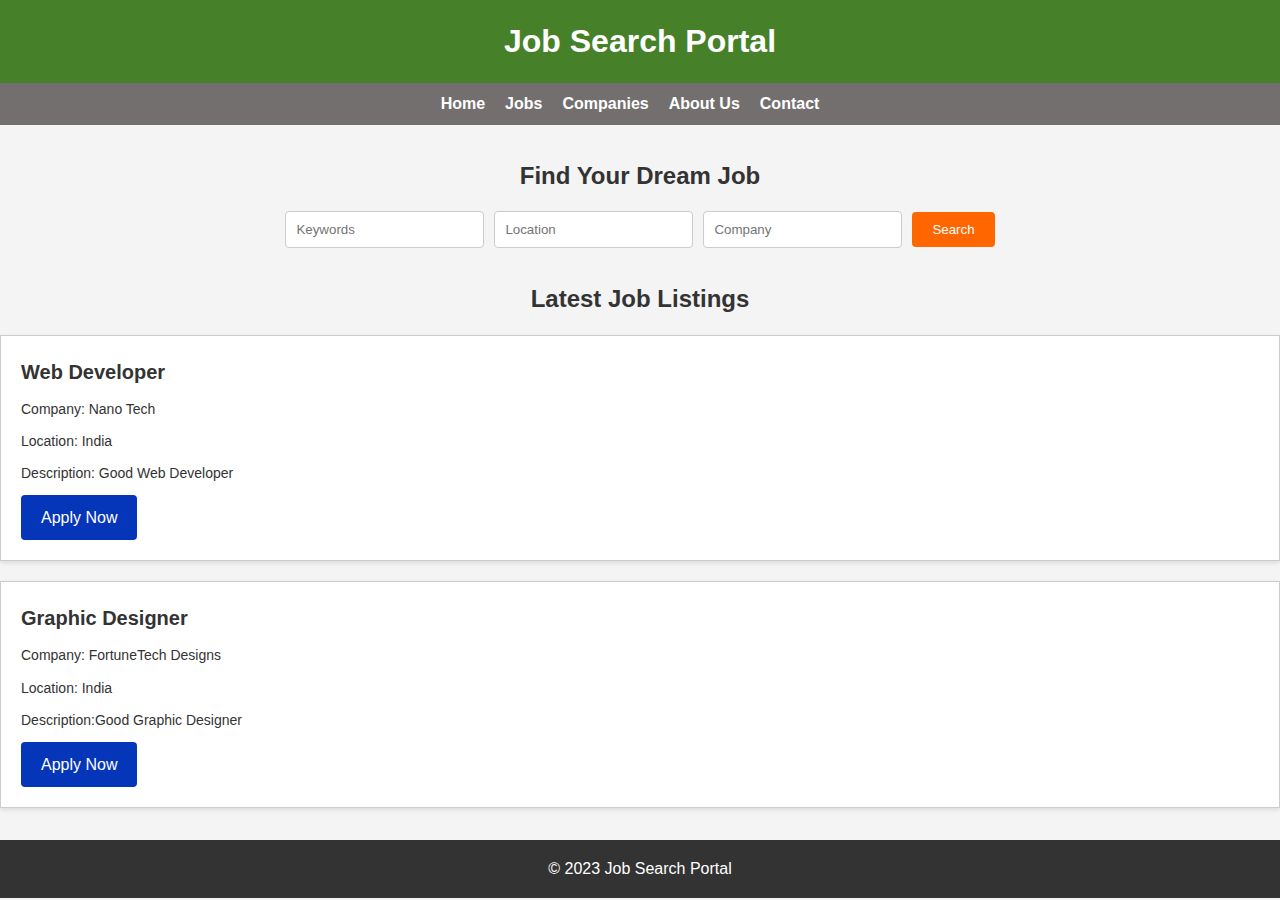
<file: Project 1/index.html>
<!DOCTYPE html>
<html lang="en">

<head>
    <meta charset="UTF-8">
    <meta name="viewport" content=
        "width=device-width, initial-scale=1.0">
    <title>
        Design a Job Search Portal 
        using HTML and CSS
    </title>
    
    <link rel="stylesheet" href="style.css">
</head>

<body>
    <header>
        <h1>Job Search Portal</h1>
    </header>
    <nav>
        <ul>
            <li><a href="#">Home</a></li>
            <li><a href="#">Jobs</a></li>
            <li><a href="#">Companies</a></li>
            <li><a href="#">About Us</a></li>
            <li><a href="#">Contact</a></li>
        </ul>
    </nav>
    <section class="search">
        <h2>Find Your Dream Job</h2>
        <form action="#" method="get">
            <input type="text" name="keywords" 
                placeholder="Keywords">
            <input type="text" name="location" 
                placeholder="Location">
            <input type="text" name="company" 
                placeholder="Company">
            <button type="submit">
                Search
            </button>
        </form>
    </section>

    <section class="job-listings">
        <h2>Latest Job Listings</h2>
        <ul>
            <li>
                <h3>Web Developer</h3>
                <p>Company: Nano Tech</p>
                <p>Location: India</p>
                <p>Description: Good Web Developer</p>
                <a href="#">Apply Now</a>
            </li>
            <li>
                <h3>Graphic Designer</h3>
                <p>Company: FortuneTech Designs</p>
                <p>Location: India </p>
                <p>Description:Good Graphic Designer</p>
                <a href="#">Apply Now</a>
            </li>
        </ul>
    </section>
    
    <footer>
        <p>&copy; 2023 Job Search Portal</p>
    </footer>
</body>

</html>
</file>
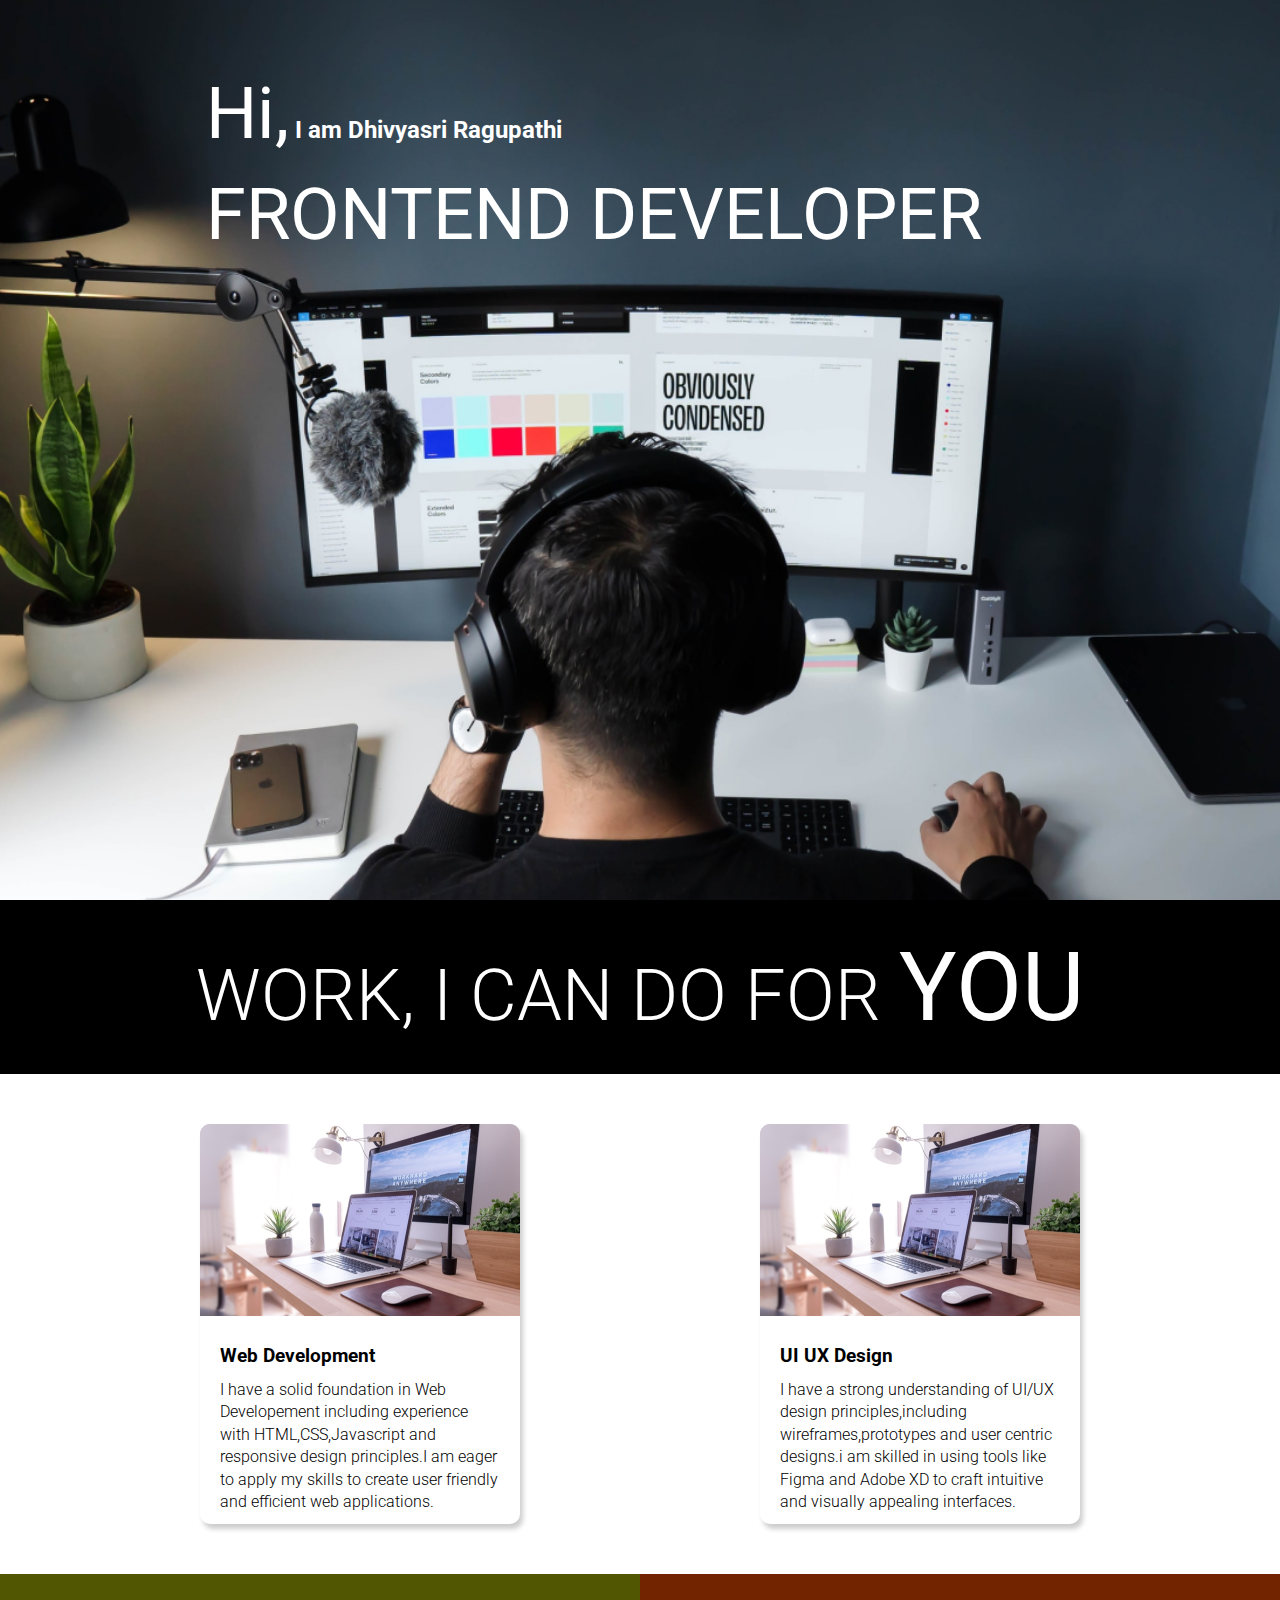
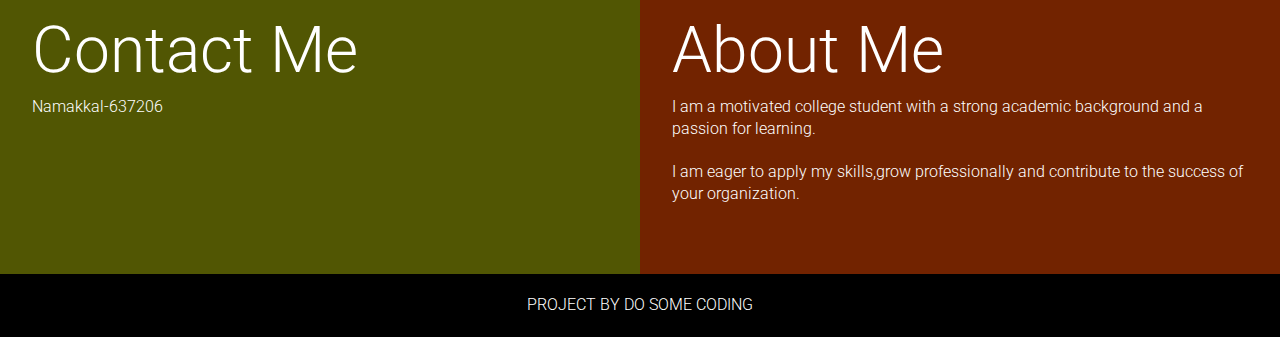
<file: project 3/index.html>
<!DOCTYPE html>
<html lang="en">
  <head>
    <meta charset="UTF-8" />
    <meta http-equiv="X-UA-Compatible" content="IE=edge" />
    <meta name="viewport" content="width=device-width, initial-scale=1.0" />
    <title>Developer | Landing Page</title>
    <link rel="stylesheet" href="style.css" />
  </head>
  <body>
    <section class="hero_section">
      <div class="text_container">
        <h2><span class="lg_text">Hi,</span> I am Dhivyasri Ragupathi</h2>
        <h1 class="lg_text"> FRONTEND DEVELOPER </h1>
      </div>
    </section>
    <section class="black_box">
      <h2>WORK, I CAN DO FOR <span>YOU</span></h2>
    </section>
    <section class="work">
      <div class="grid_item">
        <div class="card">
          <div class="image_container">
            <img src="images/web.png" alt="web development" />
          </div>
          <div class="card_content">
            <h3>Web Development</h3>
            <p>
              I have a solid foundation in Web Developement including experience with HTML,CSS,Javascript and responsive design principles.I am eager to apply my skills to create user friendly and efficient web applications.
            </p>
          </div>
        </div>
      </div>
      <div class="grid_item">
        <div class="card">
          <div class="image_container">
            <img src="images/web.png" alt="web development" />
          </div>
          <div class="card_content">
            <h3>UI UX Design</h3>
            <p>
              I have a strong understanding of UI/UX design principles,including wireframes,prototypes and user centric designs.i am skilled in using tools like Figma and Adobe XD to craft intuitive and visually appealing interfaces.
            </p>
          </div>
        </div>
      </div>
    </section>
    <section class="bottom_section">
      <div class="contact">
        <h2>Contact Me</h2>
        <p>
         Namakkal-637206
        </p>
      </div>
      <div class="about">
        <h2>About Me</h2>

        <p>
         I am a motivated college student with a strong academic background and a passion for learning.
        </p>
        <p>
         I am  eager to apply my skills,grow professionally and contribute to the success of your organization.
      </div>
    </section>
    <footer>Project By do some coding</footer>
  </body>
</html>
</file>
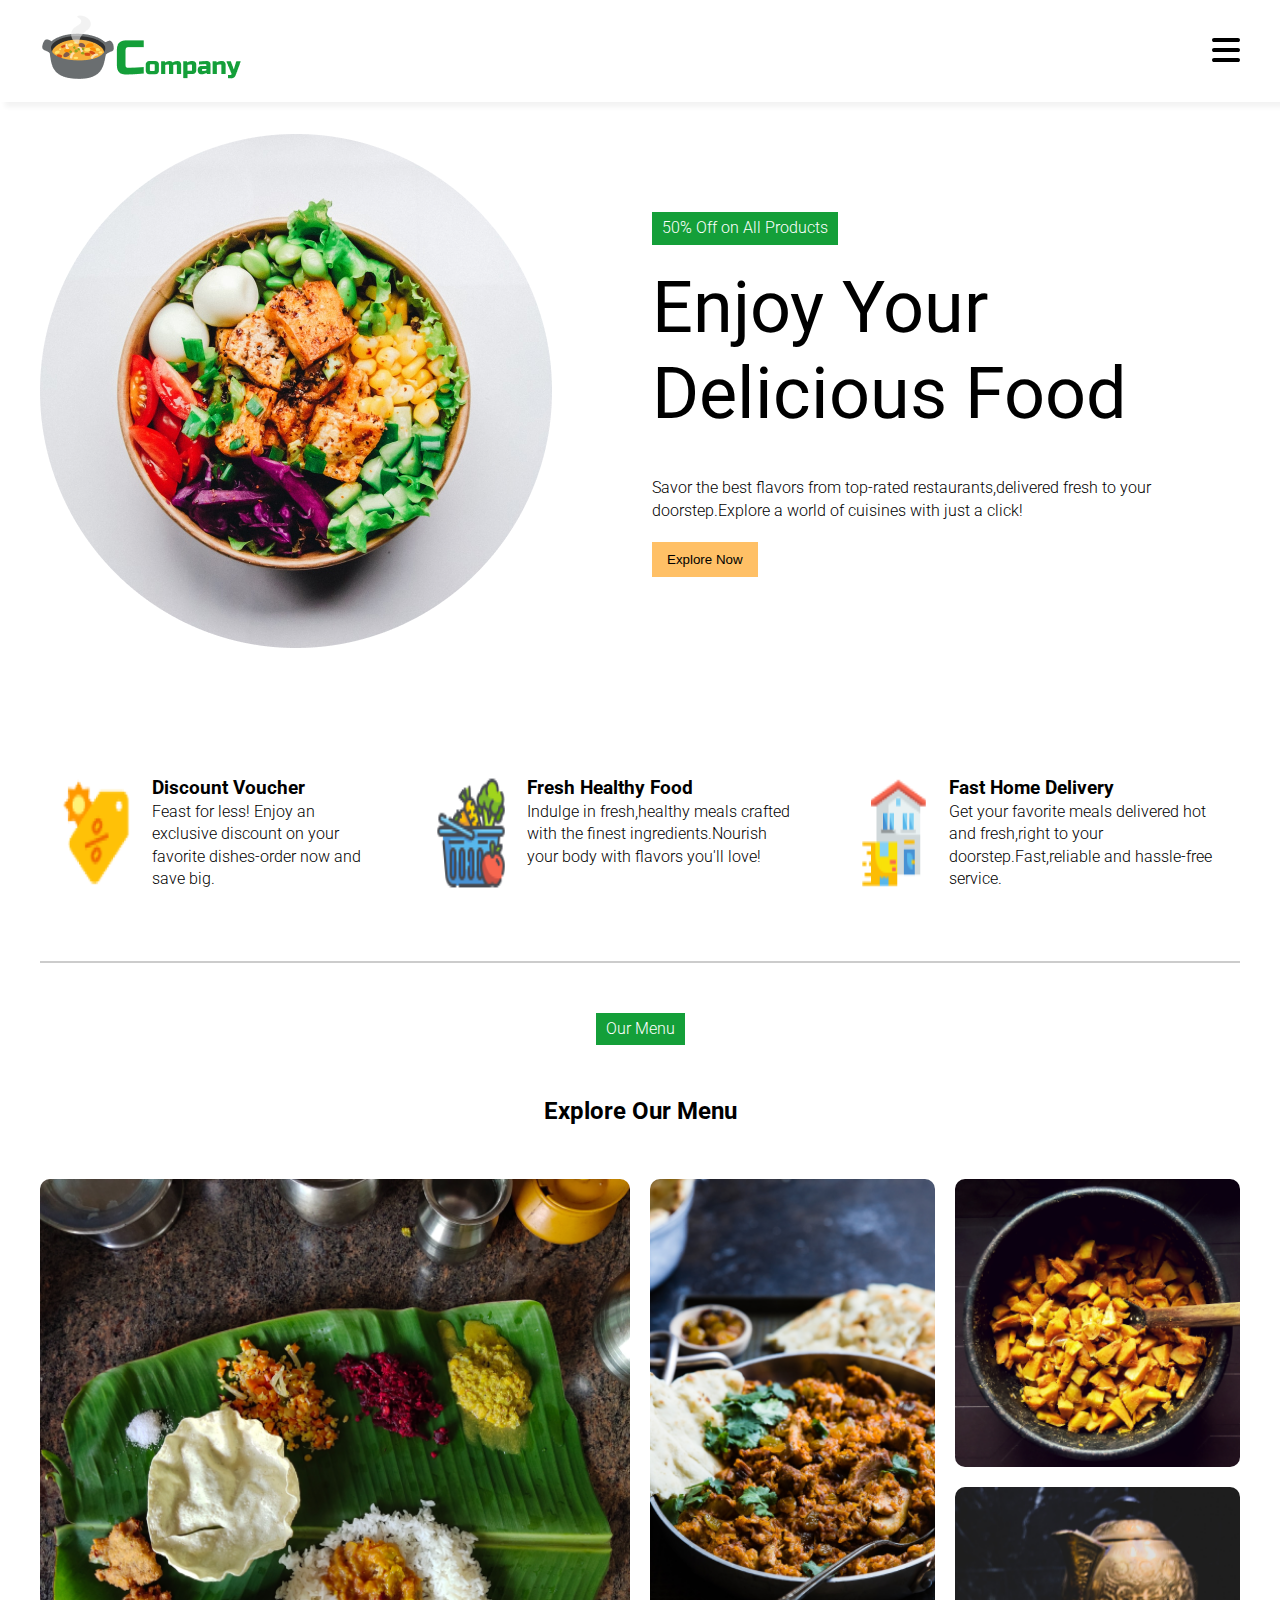
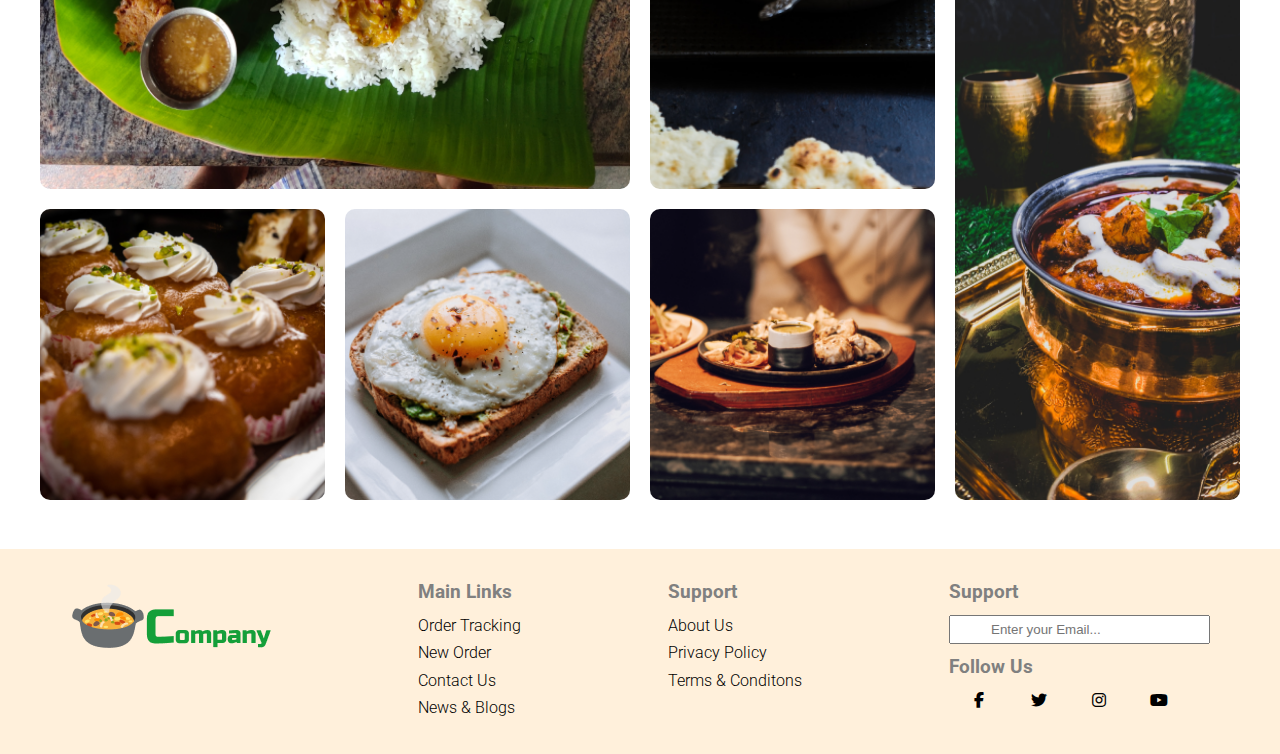
<file: Project 4/index.html>
<!DOCTYPE html>
<html lang="en">
  <head>
    <meta charset="UTF-8" />
    <meta http-equiv="X-UA-Compatible" content="IE=edge" />
    <meta name="viewport" content="width=device-width, initial-scale=1.0" />
    <title>Restaurant Website</title>
    <link rel="stylesheet" href="style.css" />
    <link rel="stylesheet" href="https://cdnjs.cloudflare.com/ajax/libs/font-awesome/6.7.2/css/all.min.css" integrity="sha512-Evv84Mr4kqVGRNSgIGL/F/aIDqQb7xQ2vcrdIwxfjThSH8CSR7PBEakCr51Ck+w+/U6swU2Im1vVX0SVk9ABhg==" crossorigin="anonymous" referrerpolicy="no-referrer" />

  </head>
  <body>
    <nav>
      <div class="navigation container">
        <div class="logo_container">
          <img src="images/logo.png" alt="logo" />
        </div>
        <div class="bar_icon">
          <i class="fas fa-bars"></i>
        </div>
      </div>
    </nav>
    <!-- Hero Section -->
    <div class="container">
      <div class="hero">
        <div class="hero_image">
          <img src="images/hero_image.png" alt="hero image" />
        </div>
        <div class="hero_content">
          <div class="tag">50% Off on All Products</div>
          <h1>Enjoy Your Delicious Food</h1>
          <p>
            
          </p>Savor the best flavors from top-rated restaurants,delivered fresh to your doorstep.Explore a world of cuisines with just a click!
          <button class="explore_btn">Explore Now</button>
        </div>
      </div>
      <section class="features">
        <div class="feature">
          <img src="icons/discount.png" alt="" />
          <div class="feature_content">
            <h3>Discount Voucher</h3>
            Feast for less! Enjoy an exclusive discount on your favorite dishes-order now and save big.
          </div>
        </div>
        <div class="feature">
          <img src="icons/fresh.png" alt="" />
          <div class="feature_content">
            <h3>Fresh Healthy Food</h3>
            Indulge in fresh,healthy meals crafted with the finest ingredients.Nourish your body with flavors you'll love!
          </div>
        </div>
        <div class="feature">
          <img src="icons/delivery.png" alt="" />
          <div class="feature_content">
            <h3>Fast Home Delivery</h3>
            Get your favorite meals delivered hot and fresh,right to your doorstep.Fast,reliable and hassle-free service.
          </div>
        </div>
      </section>
      <div class="divider"></div>
      <div class="menu">
        <div class="tag">Our Menu</div>
        <h2>Explore Our Menu</h2>

        <div class="grid">
          <div class="item1">
            <img
              class="grid-image"
              src="images/grid_image1.png"
              alt="image 1"
            />
          </div>
          <div class="item2">
            <img
              class="grid-image"
              src="images/grid_image2.png"
              alt="image 2"
            />
          </div>
          <div class="item3">
            <img
              class="grid-image"
              src="images/grid_image3.png"
              alt="image 3"
            />
          </div>
          <div class="item4">
            <img
              class="grid-image"
              src="images/grid_image4.png"
              alt="image 4"
            />
          </div>
          <div class="item5">
            <img
              class="grid-image"
              src="images/grid_image5.png"
              alt="image 5"
            />
          </div>
          <div class="item6">
            <img
              class="grid-image"
              src="images/grid_image6.png"
              alt="image 6"
            />
          </div>
          <div class="item7">
            <img
              class="grid-image"
              src="images/grid_image7.png"
              alt="image 7"
            />
          </div>
        </div>
      </div>
    </div>
    <footer>
      <div class="footer_container container">
        <div class="footer_logo">
          <img src="images/logo.png" alt="logo" />
        </div>
        <div class="link_lists">
          <h3>Main Links</h3>
          <ul>
            <li>Order Tracking</li>
            <li>New Order</li>
            <li>Contact Us</li>
            <li>News & Blogs</li>
          </ul>
        </div>
        <div class="link_lists">
          <h3>Support</h3>
          <ul>
            <li>About Us</li>
            <li>Privacy Policy</li>
            <li>Terms & Conditons</li>
          </ul>
        </div>
        <div class="news_letter">
          <h3>Support</h3>
          <input type="email" placeholder="Enter your Email..." />
          <h3>Follow Us</h3>
          <div class="button">
            <div class="icon">
              <i class="fab fa-facebook-f"></i>
            </div>
            <div class="icon">
              <i class="fab fa-twitter"></i>
            </div>
            <div class="icon">
              <i class="fab fa-instagram"></i>
            </div>
            <div class="icon">
              <i class="fab fa-youtube"></i>
            </div>
          </div>
        </div>
      </div>
    </footer>
  </body>
</html>
</file>
<file: Project 1/style.css>
* {
  margin: 0;
  padding: 0;
  box-sizing: border-box;
}

body {
  font-family: Arial, sans-serif;
  background-color: #f4f4f4;
  line-height: 1.6;
  color: #333;
}

header {
  background-color: #46812a;
  color: #fff;
  text-align: center;
  padding: 1rem 0;
}

nav ul{
  list-style: none;
  display: flex;
  justify-content: center;
  background-color: #746f6f;
  padding: 0.5rem 0;
}

nav li {
  margin-right: 20px;
}

nav a {
  text-decoration: none;
  color: #fff;
  font-weight: bold;
  transition: color 0.3s;
}

nav a:hover {
  color: #ff6600;
}

.search {
  text-align: center;
  margin-top: 2rem;
}

.search h2 {
  font-size: 24px;
  margin-bottom: 1rem;
}

.search form {
  display: flex;
  justify-content: center;
  align-items: center;
}

.search input[type="text"] {
  padding: 10px;
  margin-right: 10px;
  border: 1px solid #ccc;
  border-radius: 4px;
}

.search button {
  background-color: #ff6600;
  color: #fff;
  border: none;
  padding: 10px 20px;
  border-radius: 4px;
  cursor: pointer;
  transition: background-color 0.3s;
}

.search button:hover {
  background-color: #ff3300;
}

.job-listings {
  margin: 2rem 0;
}

.job-listings h2 {
  font-size: 24px;
  margin-bottom: 1rem;
  text-align: center;
}

.job-listings ul {
  list-style: none;
}

.job-listings li {
  background-color: #fff;
  border: 1px solid #ccc;
  padding: 20px;
  margin-bottom: 20px;
  box-shadow: 0 2px 4px rgba(0, 0, 0, 0.1);
}

.job-listings h3 {
  font-size: 20px;
  margin-bottom: 10px;
}

.job-listings p {
  font-size: 14px;
  margin-bottom: 10px;
}

.job-listings a {
  background-color: #0535b9;
  color: #fff;
  text-decoration: none;
  padding: 10px 20px;
  border-radius: 4px;
  display: inline-block;
  transition: background-color 0.3s;
}

.job-listings a:hover {
  background-color: #ff6600;
}

footer {
  text-align: center;
  background-color: #333;
  color: #fff;
  padding: 1rem 0;
}
</file>
<file: project 3/style.css>
@import url("https://fonts.googleapis.com/css2?family=Roboto:ital,wght@0,100;0,300;0,400;0,500;0,700;0,900;1,100;1,300;1,400;1,500;1,700;1,900&display=swap");
* {
  margin: 0;
  padding: 0;
  box-sizing: border-box;
}

html,
body {
  line-height: 1.4;
  font-weight: 300;
  font-family: "Roboto", sans-serif;
}

.hero_section {
  background-image: url(images/developer.png);
  min-height: 100vh;
  background-position: center;
  background-size: cover;
  background-repeat: no-repeat;
}
.text_container {
  color: white;
  max-width: 900px;
  margin: 0 auto;
  padding-top: 64px;
  padding-left: 16px;
}
.lg_text {
  font-size: 72px;
  font-weight: 400;
}
.black_box {
  background-color: #000;
  padding: 20px;
}
.black_box h2 {
  font-size: 72px;
  color: white;
  text-align: center;
  font-weight: 300;
}

.black_box h2 span {
  font-weight: 400;
  font-size: 96px;
}
.work {
  display: grid;
  gap: 20px;
  grid-template-columns: repeat(auto-fit, minmax(350px, 1fr));
  max-width: 1100px;
  margin: 50px auto;
}
.grid_item {
  display: flex;
  justify-content: center;
  align-items: center;
}
.card {
  max-width: 320px;
  height: 400px;
  border-radius: 10px;
  box-shadow: 3px 5px 5px rgba(1, 1, 1, 0.2);
  transition: 0.2s ease-in-out;
}
.card:hover {
  transform: scale(1.04);
  box-shadow: 3px 5px 5px rgba(1, 1, 1, 0.3);
  transition: 0.2s ease-in-out;
}
.card_content {
  padding: 20px;
}
.card_content h3 {
  margin-bottom: 10px;
}
.bottom_section {
  display: flex;
}
.contact {
  background-color: #515603;
}
.about {
  background-color: #722300;
}

.contact,
.about {
  min-height: 300px;
  width: 800px;
  padding: 32px;
  color: white;
}
.about h2,
.contact h2 {
  font-size: 64px;
  font-weight: 300;
}
.about p,
.contact p {
  margin-bottom: 20px;
}

footer {
  text-align: center;
  text-transform: uppercase;
  background-color: #000;
  padding: 20px;
  color: white;
}
@media (max-width: 786px) {
  .hero_section {
    min-height: 50vh;
  }
  .text_container {
    padding: 10px 0;
    text-align: center;
  }
  .lg_text {
    font-size: 32px;
  }
  .black_box h2 {
    font-size: 24px;
  }
  .black_box h2 span {
    font-weight: 400;
    font-size: 32px;
  }
  .bottom_section {
    flex-direction: column;
  }
  h1 {
    font-size: 32px;
  }
  .about h2,
  .contact h2 {
    font-size: 32px;
  }
}
</file>
<file: Project 4/style.css>
@import url("https://fonts.googleapis.com/css2?family=Roboto:ital,wght@0,100;0,300;0,400;0,500;0,700;0,900;1,100;1,300;1,400;1,500;1,700;1,900&display=swap");
* {
  margin: 0;
  padding: 0;
  box-sizing: border-box;
}
html,
body {
  line-height: 1.4;
  font-weight: 300;
  font-family: "Roboto", sans-serif;
}
button {
  padding: 10px 15px;
  border: none;
  transition: 0.2s ease-in-out;
}
button:hover {
  opacity: 0.8;
  transition: 0.2s ease-in-out;
}
/* Navigation */

nav {
  box-shadow: 5px 5px 5px rgba(1, 1, 1, 0.05);
  position: sticky;
  top: 0;
  margin-bottom: 32px;
  background: white;
  padding: 10px;
  z-index: 50;
}
.navigation {
  display: flex;
  justify-content: space-between;
  align-items: center;
}

.container {
  max-width: 1200px;
  margin: 0 auto;
}
.bar_icon {
  font-size: 32px;
}

/* Hero Section */
.hero {
  display: flex;
  gap: 100px;
  justify-content: center;
  align-items: center;
}
.hero_content {
  display: flex;
  flex-direction: column;
  gap: 20px;
}
.tag {
  background-color: #149f39;
  padding: 5px 10px;
  color: white;
  align-self: flex-start;
}

.hero_content h1 {
  font-size: 72px;
  line-height: 1.2;
  font-weight: 400;
}
.explore_btn {
  background: #ffc066;
  align-self: flex-start;
}

/* Features Section */
.features {
  margin-top: 100px;
  display: flex;
  gap: 20px;
  justify-content: center;
  margin-bottom: 50px;
}
.feature {
  display: flex;
  gap: 20px;
  padding: 20px;
  transition: 0.2s ease-in-out;
}
.feature img {
  width: 72px;
}
.feature:hover {
  transition: 0.2s ease-in-out;
  box-shadow: 5px 5px 5px rgba(1, 1, 1, 0.05);
}
.divider {
  border: 1px solid #ccc;
  margin: 20px 0;
}

/* Menu Section */

.menu {
  display: flex;
  flex-direction: column;
  gap: 50px;
  margin: 50px 0;
  align-items: center;
}
.menu .tag {
  align-self: center;
}

.grid-image {
  border-radius: 10px;
  transition: 0.2s ease-in-out;
  width: 100%;
  height: 100%;
}
.grid-image:hover {
  transform: scale(1.05);
  transition: 0.2s ease-in-out;
}
.grid {
  display: grid;
  gap: 20px;
  grid-template-areas:
    "I1 I1 I2 I3"
    "I1 I1 I2 I7"
    "I4 I5 I6 I7";
}

.item1 {
  grid-area: I1;
}
.item2 {
  grid-area: I2;
}
.item3 {
  grid-area: I3;
}
.item4 {
  grid-area: I4;
}
.item5 {
  grid-area: I5;
}
.item6 {
  grid-area: I6;
}
.item7 {
  grid-area: I7;
}

/* Footer Section */

footer {
  background-color: #fff0db;
}
.link_lists h3 {
  margin-bottom: 10px;
  color: gray;
}
.link_lists ul {
  list-style: none;
}
.link_lists ul li {
  font-size: 16px;
  margin-bottom: 5px;
}
.news_letter h3 {
  margin-bottom: 10px;
  color: gray;
}
.news_letter input {
  padding: 5px 40px;
  margin-bottom: 10px;
}
.button{
  display: flex;
  flex-direction: row;
  gap:1 px;
}

.icon{ 
  height: 30px;
  width:60px;
  text-align:center;
  border-radius: 50px;
} 

.footer_container {
  padding: 30px;
  display: flex;
  justify-content: space-between;
}



@media (max-width: 786px) {
  .hero {
    flex-direction: column;
  }

  .hero_image {
    display: flex;
    justify-content: center;
  }
  .hero_image img {
    width: 80%;
  }
  .hero_content {
    gap: 10px;

    padding: 0 20px;
  }
  .hero_content h1 {
    font-size: 32px;
  }
  .features {
    flex-direction: column;
  }
  .feature {
    flex-direction: column;
  }
  .grid {
    padding: 10px;
  }
  .grid-image {
    border-radius: 0px;
  }
  .footer_container {
    flex-direction: column;
  }
}
</file>
